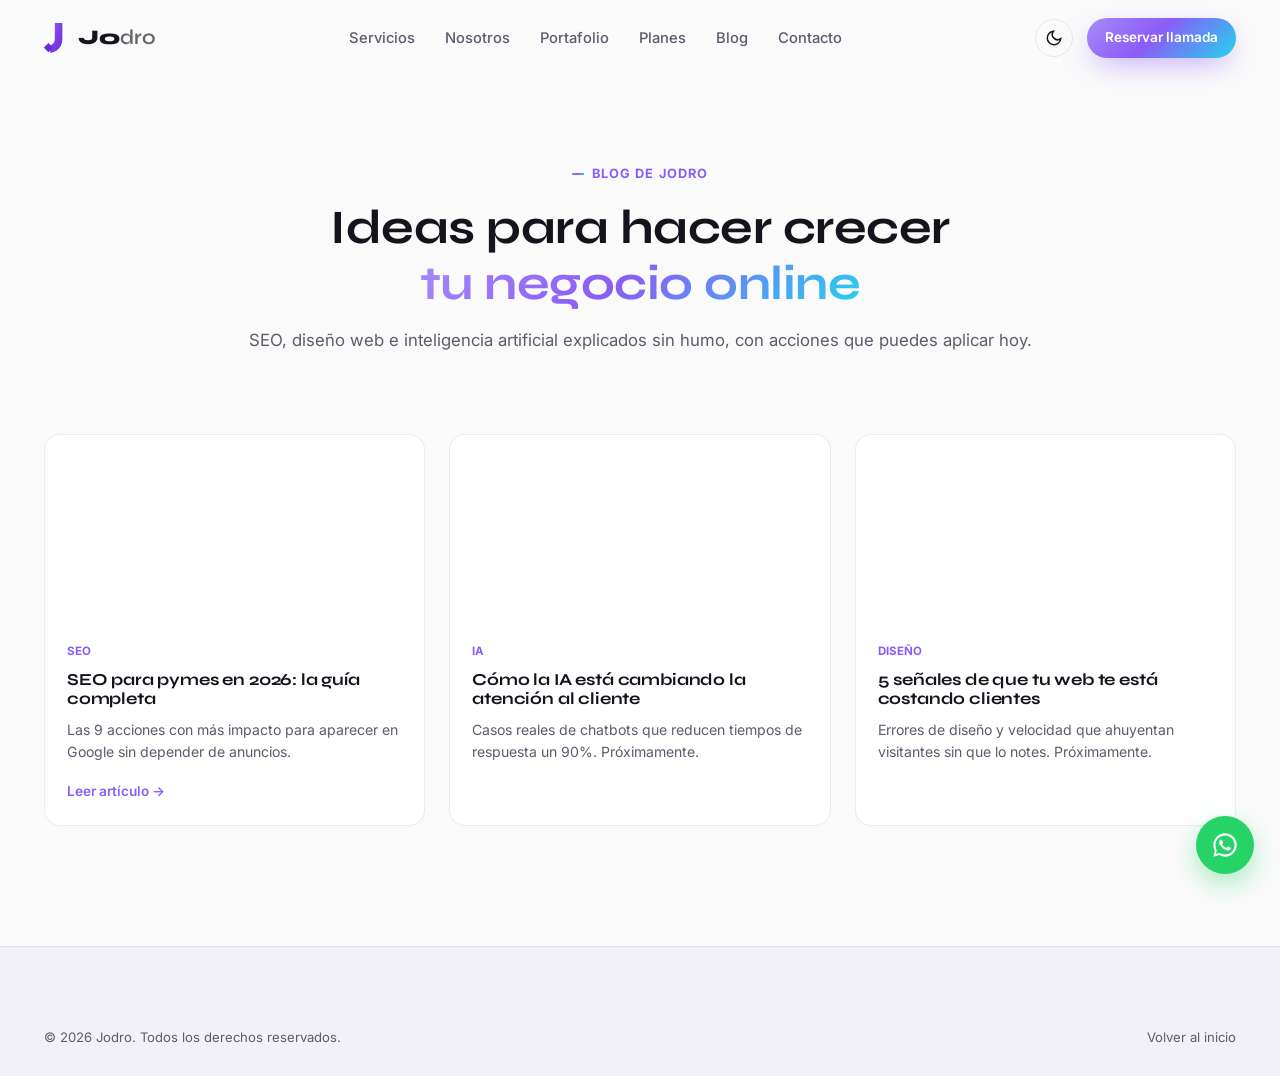
<file: blog/index.html>
<!DOCTYPE html>
<html lang="es" data-theme="dark">
<head>
  <meta charset="UTF-8" />
  <meta name="viewport" content="width=device-width, initial-scale=1.0" />
  <title>Blog | Jodro — Diseño Web, SEO e IA para Empresas</title>
  <meta name="description" content="Artículos sobre diseño web, SEO, inteligencia artificial y automatización para ayudarte a hacer crecer tu negocio online." />
  <link rel="canonical" href="https://www.jodro.es/blog/index.html" />
  <meta name="robots" content="index, follow" />
  <link rel="preconnect" href="https://fonts.googleapis.com" />
  <link rel="preconnect" href="https://fonts.gstatic.com" crossorigin />
  <link href="https://fonts.googleapis.com/css2?family=Inter:wght@300;400;500;600;700;800;900&family=Syne:wght@600;700;800&display=swap" rel="stylesheet" />
  <link rel="stylesheet" href="../css/styles.css" />
  <style>
    .blog-index__hero { padding: 160px 0 60px; text-align: center; }
    .blog-index__grid { display: grid; grid-template-columns: repeat(3, 1fr); gap: 24px; }
    @media (max-width: 1024px) { .blog-index__grid { grid-template-columns: 1fr; max-width: 500px; margin: 0 auto; } }
  </style>
</head>
<body>
  <a href="#main" class="skip-link">Saltar al contenido</a>

  <nav class="nav is-scrolled" id="nav">
    <div class="nav__container">
      <a href="../index.html" class="nav__logo" aria-label="Jodro — inicio">
        <svg class="nav__logo-mark" width="26" height="30" viewBox="0 0 48 56" fill="none" xmlns="http://www.w3.org/2000/svg">
          <defs>
            <linearGradient id="jGrad" x1="0" y1="0" x2="1" y2="1">
              <stop offset="0" stop-color="var(--accent-light)" />
              <stop offset="1" stop-color="var(--accent-2)" />
            </linearGradient>
          </defs>
          <path d="M20 0h14v30c0 14-9 24-22 26l-4-13c9-2 12-8 12-15V0z" fill="url(#jGrad)" />
          <rect x="2" y="40" width="12" height="12" fill="var(--accent-2)" transform="rotate(45 8 46)" />
        </svg>
        <span class="nav__logo-text">Jo<span class="nav__logo-dro">dro</span></span>
      </a>
      <ul class="nav__menu" id="navMenu">
        <li><a href="../index.html#servicios" class="nav__link">Servicios</a></li>
        <li><a href="../index.html#nosotros" class="nav__link">Nosotros</a></li>
        <li><a href="../index.html#portfolio" class="nav__link">Portafolio</a></li>
        <li><a href="../index.html#planes" class="nav__link">Planes</a></li>
        <li><a href="index.html" class="nav__link">Blog</a></li>
        <li><a href="../index.html#contacto" class="nav__link">Contacto</a></li>
      </ul>
      <div class="nav__actions">
        <button class="theme-toggle" id="themeToggle" aria-label="Cambiar tema claro/oscuro">
          <svg class="icon-sun" width="18" height="18" viewBox="0 0 24 24" fill="none" stroke="currentColor" stroke-width="2"><circle cx="12" cy="12" r="4"/><path d="M12 2v2M12 20v2M4.9 4.9l1.4 1.4M17.7 17.7l1.4 1.4M2 12h2M20 12h2M4.9 19.1l1.4-1.4M17.7 6.3l1.4-1.4"/></svg>
          <svg class="icon-moon" width="18" height="18" viewBox="0 0 24 24" fill="none" stroke="currentColor" stroke-width="2"><path d="M21 12.8A9 9 0 1111.2 3 7 7 0 0021 12.8z"/></svg>
        </button>
        <a href="../index.html#contacto" class="btn btn--primary btn--sm nav__cta">Reservar llamada</a>
        <button class="nav__burger" id="burger" aria-label="Abrir menú" aria-expanded="false"><span></span><span></span><span></span></button>
      </div>
    </div>
  </nav>

  <main id="main">
    <section class="blog-index__hero">
      <div class="container">
        <span class="section__tag" style="justify-content:center;display:inline-flex">Blog de Jodro</span>
        <h1 class="section__title" style="font-size:clamp(2rem,4.5vw,3rem)">Ideas para hacer crecer<br /><span class="gradient-text">tu negocio online</span></h1>
        <p class="section__desc">SEO, diseño web e inteligencia artificial explicados sin humo, con acciones que puedes aplicar hoy.</p>
      </div>
    </section>

    <section class="section" style="padding-top:20px">
      <div class="container">
        <div class="blog-index__grid">
          <a href="seo-para-pymes-2026.html" class="blog-card reveal is-visible">
            <div class="blog-card__img" style="background-image:url('https://images.unsplash.com/photo-1432888622747-4eb9a8efeb07?w=700&q=80&auto=format&fit=crop')"></div>
            <div class="blog-card__body">
              <span class="blog-card__tag">SEO</span>
              <h3>SEO para pymes en 2026: la guía completa</h3>
              <p>Las 9 acciones con más impacto para aparecer en Google sin depender de anuncios.</p>
              <span class="blog-card__read">Leer artículo →</span>
            </div>
          </a>
          <div class="blog-card reveal is-visible">
            <div class="blog-card__img" style="background-image:url('https://images.unsplash.com/photo-1531482615713-2afd69097998?w=700&q=80&auto=format&fit=crop')"></div>
            <div class="blog-card__body">
              <span class="blog-card__tag">IA</span>
              <h3>Cómo la IA está cambiando la atención al cliente</h3>
              <p>Casos reales de chatbots que reducen tiempos de respuesta un 90%. Próximamente.</p>
            </div>
          </div>
          <div class="blog-card reveal is-visible">
            <div class="blog-card__img" style="background-image:url('https://images.unsplash.com/photo-1460925895917-afdab827c52f?w=700&q=80&auto=format&fit=crop')"></div>
            <div class="blog-card__body">
              <span class="blog-card__tag">Diseño</span>
              <h3>5 señales de que tu web te está costando clientes</h3>
              <p>Errores de diseño y velocidad que ahuyentan visitantes sin que lo notes. Próximamente.</p>
            </div>
          </div>
        </div>
      </div>
    </section>
  </main>

  <footer class="footer">
    <div class="container">
      <div class="footer__bottom" style="border-top:none;padding-top:0">
        <p>© 2026 Jodro. Todos los derechos reservados.</p>
        <div class="footer__legal">
          <a href="../index.html">Volver al inicio</a>
        </div>
      </div>
    </div>
  </footer>

  <a href="https://wa.me/34600000000" target="_blank" rel="noopener" class="float-whatsapp" aria-label="Escríbenos por WhatsApp">
    <svg width="28" height="28" viewBox="0 0 24 24" fill="currentColor"><path d="M12.04 2c-5.5 0-10 4.5-10 10 0 1.77.46 3.45 1.27 4.9L2 22l5.25-1.38A9.94 9.94 0 0012.04 22c5.5 0 10-4.5 10-10s-4.5-10-10-10zm0 18.2c-1.6 0-3.13-.43-4.46-1.24l-.32-.19-3.13.82.84-3.05-.2-.32A8.18 8.18 0 013.84 12c0-4.53 3.68-8.2 8.2-8.2s8.2 3.67 8.2 8.2-3.67 8.2-8.2 8.2zm4.5-6.13c-.25-.12-1.45-.72-1.68-.8-.22-.08-.39-.12-.55.13-.16.25-.63.8-.78.96-.14.16-.28.18-.53.06-.25-.12-1.06-.39-2.02-1.25-.75-.67-1.25-1.5-1.4-1.75-.14-.25-.02-.38.11-.5.11-.11.25-.28.37-.42.12-.14.16-.25.25-.4.08-.16.04-.31-.02-.43-.06-.12-.55-1.33-.76-1.83-.2-.48-.4-.42-.55-.42h-.47c-.16 0-.43.06-.65.31-.22.25-.86.84-.86 2.05 0 1.2.88 2.37 1 2.53.12.16 1.73 2.64 4.2 3.7.59.25 1.05.4 1.4.51.59.19 1.13.16 1.55.1.47-.07 1.45-.59 1.66-1.17.2-.57.2-1.06.14-1.17-.06-.11-.22-.17-.47-.29z"/></svg>
  </a>

  <script src="../js/main.js"></script>
</body>
</html>
</file>
<file: css/styles.css>
/* ===================== RESET & BASE ===================== */
*, *::before, *::after { box-sizing: border-box; margin: 0; padding: 0; }
html { scroll-behavior: smooth; }
@media (prefers-reduced-motion: reduce) {
  html { scroll-behavior: auto; }
  *, *::before, *::after { animation-duration: 0.001ms !important; animation-iteration-count: 1 !important; transition-duration: 0.001ms !important; scroll-behavior: auto !important; }
}

:root {
  --bg: #0a0a0f;
  --bg-alt: #0e0e15;
  --surface: #14141d;
  --surface-2: #1a1a26;
  --border: rgba(255,255,255,0.08);
  --text: #f5f5f8;
  --text-muted: #9999ac;
  --accent: #8b5cf6;
  --accent-2: #6d28d9;
  --accent-light: #a78bfa;
  --accent-cyan: #22d3ee;
  --gradient: linear-gradient(135deg, #a78bfa 0%, #8b5cf6 45%, #22d3ee 100%);
  --shadow: 0 20px 60px -20px rgba(0,0,0,0.5);
  --radius: 16px;
  --radius-sm: 10px;
  --ff-body: 'Inter', system-ui, sans-serif;
  --ff-head: 'Syne', 'Inter', system-ui, sans-serif;
  color-scheme: dark;
}

html[data-theme="light"] {
  --bg: #fafafa;
  --bg-alt: #f2f1f7;
  --surface: #ffffff;
  --surface-2: #f5f4fa;
  --border: rgba(20,20,30,0.08);
  --text: #14141c;
  --text-muted: #5c5c6e;
  --accent: #7c3aed;
  --accent-2: #6d28d9;
  --accent-light: #8b5cf6;
  --shadow: 0 20px 60px -25px rgba(20,20,40,0.25);
  color-scheme: light;
}

body {
  font-family: var(--ff-body);
  background: var(--bg);
  color: var(--text);
  line-height: 1.6;
  -webkit-font-smoothing: antialiased;
  overflow-x: hidden;
  transition: background .3s ease, color .3s ease;
}

h1, h2, h3, h4 { font-family: var(--ff-head); line-height: 1.15; font-weight: 700; letter-spacing: -0.01em; }
a { color: inherit; text-decoration: none; }
ul { list-style: none; }
button { font: inherit; cursor: pointer; border: none; background: none; color: inherit; }
input, select, textarea { font: inherit; color: inherit; }
img { max-width: 100%; display: block; }

.skip-link {
  position: absolute; left: -999px; top: 0; z-index: 999;
  background: var(--accent); color: #fff; padding: 12px 20px; border-radius: 0 0 8px 0;
}
.skip-link:focus { left: 0; }

:focus-visible { outline: 2px solid var(--accent-light); outline-offset: 3px; }

.container { max-width: 1240px; margin: 0 auto; padding: 0 24px; }
.container--narrow { max-width: 860px; }
.section { padding: 120px 0; }
.section-sm { padding: 48px 0; }
@media (max-width: 768px) {
  .section { padding: 80px 0; }
}

.gradient-text {
  background: var(--gradient);
  -webkit-background-clip: text; background-clip: text; color: transparent;
}

.section__tag {
  display: inline-block; font-size: 0.8rem; font-weight: 700; letter-spacing: 0.08em; text-transform: uppercase;
  color: var(--accent-light); margin-bottom: 16px; position: relative; padding-left: 20px;
}
.section__tag::before { content: ''; position: absolute; left: 0; top: 50%; transform: translateY(-50%); width: 12px; height: 2px; background: var(--gradient); }
.section__header { text-align: center; max-width: 680px; margin: 0 auto 64px; }
.section__title { font-size: clamp(1.8rem, 4vw, 2.6rem); margin-bottom: 16px; }
.section__desc { color: var(--text-muted); font-size: 1.05rem; }

/* ===================== REVEAL ANIMATION ===================== */
.reveal { opacity: 0; transform: translateY(28px); transition: opacity .7s cubic-bezier(.2,.7,.3,1), transform .7s cubic-bezier(.2,.7,.3,1); }
.reveal.is-visible { opacity: 1; transform: translateY(0); }

/* ===================== BUTTONS ===================== */
.btn {
  display: inline-flex; align-items: center; justify-content: center; gap: 8px;
  padding: 14px 26px; border-radius: 100px; font-weight: 600; font-size: 0.95rem;
  transition: transform .25s ease, box-shadow .25s ease, background .25s ease, color .25s ease, border-color .25s ease;
  white-space: nowrap;
}
.btn svg { transition: transform .25s ease; }
.btn:hover svg { transform: translateX(3px); }
.btn--primary { background: var(--gradient); color: #fff; box-shadow: 0 10px 30px -8px rgba(139,92,246,0.6); }
.btn--primary:hover { transform: translateY(-2px); box-shadow: 0 16px 36px -8px rgba(139,92,246,0.75); }
.btn--ghost { background: transparent; color: var(--text); border: 1px solid var(--border); }
.btn--ghost:hover { border-color: var(--accent-light); transform: translateY(-2px); }
.btn--light { color: #fff; border-color: rgba(255,255,255,0.35); }
.btn--light:hover { border-color: #fff; }
.btn--sm { padding: 9px 18px; font-size: 0.85rem; }
.btn--lg { padding: 17px 32px; font-size: 1.02rem; }
.btn--full { width: 100%; }

/* ===================== COOKIE BAR ===================== */
.cookie-bar {
  position: fixed; left: 20px; right: 20px; bottom: 20px; z-index: 500;
  max-width: 620px; margin: 0 auto; background: var(--surface); border: 1px solid var(--border);
  border-radius: var(--radius); padding: 20px 24px; box-shadow: var(--shadow);
  display: flex; flex-wrap: wrap; gap: 16px; align-items: center; justify-content: space-between;
  transform: translateY(140%); transition: transform .5s cubic-bezier(.2,.8,.3,1);
}
.cookie-bar.is-visible { transform: translateY(0); }
.cookie-bar p { font-size: 0.85rem; color: var(--text-muted); flex: 1 1 280px; }
.cookie-bar p a { color: var(--accent-light); text-decoration: underline; }
.cookie-bar__actions { display: flex; gap: 10px; flex-shrink: 0; }

/* ===================== NAV ===================== */
.nav { position: fixed; top: 0; left: 0; right: 0; z-index: 400; padding: 18px 0; transition: background .3s ease, padding .3s ease, border-color .3s ease; border-bottom: 1px solid transparent; }
.nav.is-scrolled { background: color-mix(in srgb, var(--bg) 82%, transparent); backdrop-filter: blur(14px); padding: 12px 0; border-color: var(--border); }
.nav__container { max-width: 1240px; margin: 0 auto; padding: 0 24px; display: flex; align-items: center; justify-content: space-between; gap: 24px; }
.nav__logo { display: flex; align-items: center; gap: 8px; font-family: var(--ff-head); font-size: 1.3rem; font-weight: 800; }
.nav__logo-dro { font-weight: 600; opacity: 0.65; }
.nav__menu { display: flex; align-items: center; gap: 30px; }
.nav__link { font-size: 0.92rem; font-weight: 500; color: var(--text-muted); transition: color .2s ease; position: relative; }
.nav__link:hover { color: var(--text); }
.nav__link::after { content: ''; position: absolute; left: 0; bottom: -4px; width: 0; height: 2px; background: var(--gradient); transition: width .25s ease; }
.nav__link:hover::after { width: 100%; }
.nav__actions { display: flex; align-items: center; gap: 14px; }
.theme-toggle { width: 38px; height: 38px; border-radius: 50%; border: 1px solid var(--border); display: flex; align-items: center; justify-content: center; color: var(--text); transition: border-color .2s ease, transform .2s ease; }
.theme-toggle:hover { border-color: var(--accent-light); transform: rotate(15deg); }
.icon-moon { display: none; }
html[data-theme="light"] .icon-sun { display: none; }
html[data-theme="light"] .icon-moon { display: block; }
.nav__cta { display: inline-flex; }
.nav__burger { display: none; flex-direction: column; gap: 5px; width: 26px; }
.nav__burger span { display: block; height: 2px; width: 100%; background: var(--text); border-radius: 2px; transition: transform .3s ease, opacity .3s ease; }
.nav__burger.is-open span:nth-child(1) { transform: translateY(7px) rotate(45deg); }
.nav__burger.is-open span:nth-child(2) { opacity: 0; }
.nav__burger.is-open span:nth-child(3) { transform: translateY(-7px) rotate(-45deg); }

@media (max-width: 900px) {
  .nav__menu {
    position: fixed; top: 0; right: 0; height: 100vh; width: min(78vw, 340px);
    background: var(--surface); flex-direction: column; justify-content: center; align-items: flex-start;
    gap: 24px; padding: 40px; transform: translateX(100%); transition: transform .35s cubic-bezier(.2,.8,.3,1);
    box-shadow: var(--shadow); border-left: 1px solid var(--border);
  }
  .nav__menu.is-open { transform: translateX(0); }
  .nav__cta { display: none; }
  .nav__burger { display: flex; }
}

/* ===================== HERO ===================== */
.hero { position: relative; min-height: 100vh; display: flex; flex-direction: column; align-items: center; justify-content: center; padding: 140px 24px 80px; overflow: hidden; }
.hero__grid {
  position: absolute; inset: 0;
  background-image: linear-gradient(var(--border) 1px, transparent 1px), linear-gradient(90deg, var(--border) 1px, transparent 1px);
  background-size: 64px 64px; mask-image: radial-gradient(ellipse 70% 60% at 50% 20%, black 30%, transparent 80%);
  opacity: 0.5;
}
.hero__glow { position: absolute; border-radius: 50%; filter: blur(90px); opacity: 0.35; pointer-events: none; }
.hero__glow--1 { width: 480px; height: 480px; background: var(--accent); top: -160px; left: -120px; animation: float1 12s ease-in-out infinite; }
.hero__glow--2 { width: 420px; height: 420px; background: var(--accent-cyan); bottom: -160px; right: -120px; animation: float2 14s ease-in-out infinite; }
@keyframes float1 { 0%,100% { transform: translate(0,0); } 50% { transform: translate(40px, 30px); } }
@keyframes float2 { 0%,100% { transform: translate(0,0); } 50% { transform: translate(-30px, -40px); } }

.hero__content { position: relative; z-index: 2; text-align: center; max-width: 820px; }
.hero__badge { display: inline-flex; align-items: center; gap: 8px; padding: 8px 18px; border-radius: 100px; border: 1px solid var(--border); background: var(--surface); font-size: 0.82rem; font-weight: 600; color: var(--text-muted); margin-bottom: 28px; }
.badge__dot { width: 7px; height: 7px; border-radius: 50%; background: #34d399; box-shadow: 0 0 0 0 rgba(52,211,153,.6); animation: pulse 2s infinite; }
@keyframes pulse { 0% { box-shadow: 0 0 0 0 rgba(52,211,153,.6); } 70% { box-shadow: 0 0 0 8px rgba(52,211,153,0); } 100% { box-shadow: 0 0 0 0 rgba(52,211,153,0); } }
.hero__title { font-size: clamp(2.4rem, 6.5vw, 4.6rem); margin-bottom: 24px; }
.hero__subtitle { font-size: clamp(1.02rem, 2vw, 1.25rem); color: var(--text-muted); max-width: 640px; margin: 0 auto 40px; }
.hero__actions { display: flex; gap: 16px; justify-content: center; flex-wrap: wrap; margin-bottom: 64px; }
.hero__stats { display: flex; align-items: center; justify-content: center; gap: 32px; flex-wrap: wrap; }
.stat { display: flex; flex-direction: column; align-items: center; }
.stat__num { font-family: var(--ff-head); font-size: 2rem; font-weight: 800; background: var(--gradient); -webkit-background-clip: text; background-clip: text; color: transparent; }
.stat__label { font-size: 0.85rem; color: var(--text-muted); }
.stat__divider { width: 1px; height: 36px; background: var(--border); }
.hero__scroll { position: absolute; bottom: 32px; left: 50%; transform: translateX(-50%); }
.scroll-line { width: 1px; height: 46px; background: linear-gradient(var(--accent-light), transparent); animation: scrollLine 2s ease-in-out infinite; }
@keyframes scrollLine { 0% { transform: scaleY(0); transform-origin: top; } 50% { transform: scaleY(1); transform-origin: top; } 51% { transform-origin: bottom; } 100% { transform: scaleY(0); transform-origin: bottom; } }

/* ===================== TRUST BAR ===================== */
.trust__label { text-align: center; font-size: 0.85rem; color: var(--text-muted); margin-bottom: 24px; text-transform: uppercase; letter-spacing: 0.06em; }
.trust__logos { display: flex; flex-wrap: wrap; align-items: center; justify-content: center; gap: 40px; }
.trust__logo { font-family: var(--ff-head); font-weight: 700; font-size: 1.1rem; color: var(--text-muted); opacity: 0.6; transition: opacity .2s ease, color .2s ease; }
.trust__logo:hover { opacity: 1; color: var(--accent-light); }

/* ===================== ABOUT / NOSOTROS ===================== */
.about__grid { display: grid; grid-template-columns: 0.8fr 1.2fr; gap: 60px; align-items: center; }
.about__visual { display: flex; flex-direction: column; align-items: center; gap: 24px; }
.about__avatar { width: 180px; height: 180px; border-radius: 50%; background: var(--gradient); display: flex; align-items: center; justify-content: center; box-shadow: 0 25px 60px -20px rgba(139,92,246,0.5); }
.about__badge-card { background: var(--surface); border: 1px solid var(--border); border-radius: var(--radius-sm); padding: 16px 20px; display: flex; align-items: center; gap: 14px; font-size: 0.85rem; color: var(--text-muted); max-width: 260px; }
.about__badge-num { font-family: var(--ff-head); font-size: 1.7rem; font-weight: 800; background: var(--gradient); -webkit-background-clip: text; background-clip: text; color: transparent; flex-shrink: 0; }
.about__content p { color: var(--text-muted); margin-bottom: 16px; }
.about__values { display: flex; flex-direction: column; gap: 14px; margin: 24px 0 28px; }
.about__values li { color: var(--text-muted); font-size: 0.94rem; padding-left: 22px; position: relative; }
.about__values li::before { content: ''; position: absolute; left: 0; top: 8px; width: 8px; height: 8px; border-radius: 50%; background: var(--gradient); }
.about__values strong { color: var(--text); }
@media (max-width: 900px) { .about__grid { grid-template-columns: 1fr; gap: 40px; } }

/* ===================== SERVICES ===================== */
.services__grid { display: grid; grid-template-columns: repeat(4, 1fr); gap: 22px; }
.service-card { background: var(--surface); border: 1px solid var(--border); border-radius: var(--radius); padding: 32px 26px; transition: transform .3s ease, border-color .3s ease, box-shadow .3s ease; }
.service-card:hover { transform: translateY(-6px); border-color: var(--accent); box-shadow: var(--shadow); }
.service-card__icon { width: 52px; height: 52px; border-radius: 14px; display: flex; align-items: center; justify-content: center; background: var(--gradient); color: #fff; margin-bottom: 20px; }
.service-card h3 { font-size: 1.12rem; margin-bottom: 10px; }
.service-card p { color: var(--text-muted); font-size: 0.93rem; }
@media (max-width: 1024px) { .services__grid { grid-template-columns: repeat(2, 1fr); } }
@media (max-width: 560px) { .services__grid { grid-template-columns: 1fr; } }

/* ===================== WHY US ===================== */
.why__grid { display: grid; grid-template-columns: 0.9fr 1.1fr; gap: 60px; align-items: start; }
.why__content .section__desc { margin-bottom: 28px; }
.why__list { display: flex; flex-direction: column; gap: 26px; }
.why-item { display: flex; gap: 16px; align-items: flex-start; }
.why-item__icon { width: 38px; height: 38px; border-radius: 10px; background: var(--surface); border: 1px solid var(--border); color: var(--accent-light); display: flex; align-items: center; justify-content: center; flex-shrink: 0; }
.why-item h3 { font-size: 1.02rem; margin-bottom: 4px; }
.why-item p { color: var(--text-muted); font-size: 0.92rem; }
@media (max-width: 900px) { .why__grid { grid-template-columns: 1fr; gap: 40px; } }

/* ===================== PROCESS ===================== */
.process__timeline { display: grid; grid-template-columns: repeat(5, 1fr); gap: 20px; position: relative; }
.process__timeline::before { content: ''; position: absolute; top: 24px; left: 8%; right: 8%; height: 1px; background: var(--border); z-index: 0; }
.process-step { position: relative; z-index: 1; background: var(--bg); padding-top: 4px; }
.process-step__num { font-family: var(--ff-head); font-size: 1.3rem; font-weight: 800; color: var(--bg); background: var(--gradient); width: 48px; height: 48px; border-radius: 50%; display: flex; align-items: center; justify-content: center; margin-bottom: 18px; }
.process-step h3 { font-size: 1.02rem; margin-bottom: 8px; }
.process-step p { color: var(--text-muted); font-size: 0.88rem; }
@media (max-width: 1024px) { .process__timeline { grid-template-columns: repeat(2, 1fr); } .process__timeline::before { display: none; } }
@media (max-width: 560px) { .process__timeline { grid-template-columns: 1fr; } }

/* ===================== PORTFOLIO ===================== */
.portfolio__filters { display: flex; gap: 10px; justify-content: center; flex-wrap: wrap; margin-bottom: 44px; }
.filter-btn { padding: 9px 20px; border-radius: 100px; border: 1px solid var(--border); font-size: 0.86rem; font-weight: 600; color: var(--text-muted); transition: all .2s ease; }
.filter-btn:hover { border-color: var(--accent-light); color: var(--text); }
.filter-btn.is-active { background: var(--gradient); color: #fff; border-color: transparent; }
.portfolio__grid { display: grid; grid-template-columns: repeat(3, 1fr); gap: 24px; }
.portfolio-card { display: block; border-radius: var(--radius); overflow: hidden; border: 1px solid var(--border); background: var(--surface); transition: transform .35s ease, box-shadow .35s ease, border-color .35s ease; cursor: pointer; }
.portfolio-card.is-hidden { display: none; }
.portfolio-card:hover { transform: translateY(-6px); box-shadow: var(--shadow); border-color: var(--accent); }
.portfolio-card__img { height: 220px; background-size: cover; background-position: center; transition: transform .5s ease; }
.portfolio-card:hover .portfolio-card__img { transform: scale(1.06); }
.portfolio-card__body { padding: 22px 22px 26px; }
.portfolio-card__tag { display: inline-block; font-size: 0.72rem; font-weight: 700; text-transform: uppercase; letter-spacing: 0.05em; color: var(--accent-light); margin-bottom: 8px; }
.portfolio-card h3 { font-size: 1.08rem; margin-bottom: 8px; }
.portfolio-card__metric { color: var(--text-muted); font-size: 0.88rem; margin-bottom: 14px; }
.portfolio-card__link { display: inline-flex; align-items: center; gap: 6px; font-size: 0.85rem; font-weight: 600; color: var(--accent-light); opacity: 0; transform: translateX(-6px); transition: opacity .3s ease, transform .3s ease; }
.portfolio-card:hover .portfolio-card__link { opacity: 1; transform: translateX(0); }
.portfolio__cta { text-align: center; margin-top: 48px; }
@media (max-width: 1024px) { .portfolio__grid { grid-template-columns: repeat(2, 1fr); } }
@media (max-width: 640px) { .portfolio__grid { grid-template-columns: 1fr; } }

/* ===================== BEFORE / AFTER ===================== */
.ba-slider { position: relative; max-width: 820px; margin: 0 auto; aspect-ratio: 16/10; border-radius: var(--radius); overflow: hidden; border: 1px solid var(--border); box-shadow: var(--shadow); user-select: none; }
.ba-slider__after, .ba-slider__before { position: absolute; inset: 0; }
.ba-slider__before { clip-path: inset(0 50% 0 0); }
.mock-browser { width: 100%; height: 100%; display: flex; flex-direction: column; }
.mock-browser__bar { height: 34px; background: #dcdce2; display: flex; align-items: center; gap: 6px; padding: 0 14px; flex-shrink: 0; }
.mock-browser__bar span { width: 9px; height: 9px; border-radius: 50%; background: #b6b6c0; }
.mock-browser__content { flex: 1; position: relative; overflow: hidden; }
.mock-browser__content--after { background: linear-gradient(160deg, #14141d, #1d1530 60%, #0e0e15); display: flex; align-items: center; justify-content: center; }
.mock-hero-after { text-align: center; width: 70%; }
.mock-badge { width: 120px; height: 22px; border-radius: 100px; background: rgba(139,92,246,0.25); margin: 0 auto 18px; }
.mock-title-after { height: 26px; border-radius: 6px; background: var(--gradient); margin-bottom: 12px; }
.mock-title-after--sm { width: 60%; margin: 0 auto 22px; opacity: 0.5; }
.mock-cta-after { width: 160px; height: 40px; border-radius: 100px; background: var(--gradient); margin: 0 auto; box-shadow: 0 10px 24px -6px rgba(139,92,246,.7); }
.mock-browser__content--before { background: #ece9e2; padding: 30px 26px; font-family: 'Times New Roman', serif; }
.mock-title-before { height: 22px; width: 80%; background: #8a8578; margin-bottom: 18px; }
.mock-line { height: 10px; width: 100%; background: #cfcabf; margin-bottom: 10px; }
.mock-line--short { width: 60%; }
.mock-popup { position: absolute; bottom: 18px; right: 18px; background: #d64545; color: #fff; font-weight: 800; padding: 10px 16px; border-radius: 4px; font-family: Arial, sans-serif; font-size: 0.85rem; box-shadow: 0 6px 14px rgba(0,0,0,.3); }
.ba-slider__range { position: absolute; inset: 0; width: 100%; height: 100%; opacity: 0; cursor: ew-resize; margin: 0; }
.ba-slider__handle { position: absolute; top: 50%; left: 50%; width: 42px; height: 42px; border-radius: 50%; background: #fff; color: #111; display: flex; align-items: center; justify-content: center; transform: translate(-50%,-50%); box-shadow: 0 6px 20px rgba(0,0,0,.35); pointer-events: none; }
.ba-slider__label { position: absolute; top: 16px; font-size: 0.72rem; font-weight: 700; text-transform: uppercase; letter-spacing: 0.06em; padding: 5px 12px; border-radius: 100px; pointer-events: none; }
.ba-slider__label--before { left: 16px; background: rgba(0,0,0,0.55); color: #fff; }
.ba-slider__label--after { right: 16px; background: rgba(255,255,255,0.9); color: #111; }

/* ===================== STATS BAND ===================== */
.stats-band { background: var(--surface); border-top: 1px solid var(--border); border-bottom: 1px solid var(--border); }
.stats-band__grid { display: grid; grid-template-columns: repeat(4, 1fr); gap: 20px; text-align: center; }
.stats-item { display: flex; flex-direction: column; gap: 6px; }
.stats-item__num { font-family: var(--ff-head); font-size: 2.4rem; font-weight: 800; background: var(--gradient); -webkit-background-clip: text; background-clip: text; color: transparent; }
.stats-item__label { color: var(--text-muted); font-size: 0.9rem; }
@media (max-width: 700px) { .stats-band__grid { grid-template-columns: repeat(2, 1fr); gap: 32px; } }

/* ===================== PRICING ===================== */
.pricing__grid { display: grid; grid-template-columns: repeat(3, 1fr); gap: 24px; align-items: stretch; }
.price-card { background: var(--surface); border: 1px solid var(--border); border-radius: var(--radius); padding: 36px 30px; display: flex; flex-direction: column; position: relative; transition: transform .3s ease; }
.price-card:hover { transform: translateY(-6px); }
.price-card--featured { border-color: var(--accent); background: linear-gradient(160deg, var(--surface-2), var(--surface)); box-shadow: 0 25px 60px -20px rgba(139,92,246,0.4); }
.price-card__badge { position: absolute; top: -14px; left: 50%; transform: translateX(-50%); background: var(--gradient); color: #fff; font-size: 0.72rem; font-weight: 700; padding: 6px 16px; border-radius: 100px; text-transform: uppercase; letter-spacing: 0.05em; }
.price-card h3 { font-size: 1.3rem; margin-bottom: 10px; }
.price-card__desc { color: var(--text-muted); font-size: 0.9rem; margin-bottom: 20px; min-height: 44px; }
.price-card__price { font-size: 1.1rem; color: var(--text-muted); margin-bottom: 24px; }
.price-card__price strong { font-family: var(--ff-head); font-size: 1.9rem; color: var(--text); display: block; }
.price-card__features { display: flex; flex-direction: column; gap: 12px; margin-bottom: 28px; flex: 1; }
.price-card__features li { position: relative; padding-left: 26px; font-size: 0.9rem; color: var(--text-muted); }
.price-card__features li::before { content: '✓'; position: absolute; left: 0; color: var(--accent-light); font-weight: 800; }
@media (max-width: 1024px) { .pricing__grid { grid-template-columns: 1fr; max-width: 460px; margin: 0 auto; } }

/* ===================== FAQ ===================== */
.faq-item { border-bottom: 1px solid var(--border); }
.faq-item__q { width: 100%; display: flex; align-items: center; justify-content: space-between; gap: 16px; padding: 22px 4px; text-align: left; font-family: var(--ff-head); font-weight: 700; font-size: 1.02rem; }
.faq-item__q svg { flex-shrink: 0; transition: transform .3s ease; color: var(--accent-light); }
.faq-item__q[aria-expanded="true"] svg { transform: rotate(180deg); }
.faq-item__a { max-height: 0; overflow: hidden; transition: max-height .35s ease; }
.faq-item__a p { padding: 0 4px 22px; color: var(--text-muted); font-size: 0.94rem; }

/* ===================== BLOG ===================== */
.blog-card { border-radius: var(--radius); overflow: hidden; border: 1px solid var(--border); background: var(--surface); transition: transform .3s ease, box-shadow .3s ease; }
.blog-card:hover { transform: translateY(-6px); box-shadow: var(--shadow); }
.blog-card__img { height: 180px; background-size: cover; background-position: center; }
.blog-card__body { padding: 22px; }
.blog-card__tag { display: inline-block; font-size: 0.72rem; font-weight: 700; text-transform: uppercase; color: var(--accent-light); margin-bottom: 10px; }
.blog-card h3 { font-size: 1.05rem; margin-bottom: 10px; }
.blog-card p { color: var(--text-muted); font-size: 0.88rem; margin-bottom: 14px; }
.blog-card__read { font-size: 0.85rem; font-weight: 600; color: var(--accent-light); }

/* ===================== ARTICLE EMBED ===================== */
.article-embed { background: var(--surface); border: 1px solid var(--border); border-radius: var(--radius); padding: 40px; }
.article-embed__img { width: 100%; height: 280px; object-fit: cover; border-radius: var(--radius-sm); margin-bottom: 24px; }
.article-embed h3 { font-size: clamp(1.4rem, 3vw, 1.9rem); margin: 6px 0 20px; }
.article-embed h4 { font-size: 1.15rem; margin: 32px 0 12px; }
.article-embed p { color: var(--text-muted); margin-bottom: 16px; font-size: 1rem; }
.article-embed ul { color: var(--text-muted); margin: 0 0 16px 22px; }
.article-embed li { margin-bottom: 6px; }
.article-embed table { width: 100%; border-collapse: collapse; margin: 12px 0 24px; }
.article-embed th, .article-embed td { border: 1px solid var(--border); padding: 10px 14px; text-align: left; font-size: 0.9rem; }
.article-embed th { color: var(--text); font-family: var(--ff-head); }
.article-embed__cta { background: var(--surface-2); border: 1px solid var(--border); border-radius: var(--radius-sm); padding: 28px; text-align: center; margin-top: 32px; }
.article-embed__cta h4 { margin-top: 0; }
.article-embed__cta p { margin-bottom: 20px; }
@media (max-width: 640px) { .article-embed { padding: 26px; } }

/* ===================== CTA FINAL ===================== */
.cta-final { position: relative; padding: 110px 0; text-align: center; background: linear-gradient(160deg, var(--accent-2), #4c1d95 60%, #0a0a0f); overflow: hidden; color: #fff; }
.cta-final__glow { position: absolute; width: 600px; height: 600px; background: var(--accent-cyan); opacity: 0.25; filter: blur(140px); border-radius: 50%; top: -200px; left: 50%; transform: translateX(-50%); }
.cta-final__content { position: relative; z-index: 1; }
.cta-final h2 { font-size: clamp(1.8rem, 4vw, 2.6rem); margin-bottom: 16px; }
.cta-final p { color: rgba(255,255,255,0.75); margin-bottom: 36px; font-size: 1.05rem; }
.cta-final__actions { display: flex; gap: 16px; justify-content: center; flex-wrap: wrap; }
.cta-final .btn--primary { background: #fff; color: var(--accent-2); box-shadow: 0 10px 30px -8px rgba(0,0,0,0.4); }

/* ===================== CONTACT ===================== */
.contact__grid { display: grid; grid-template-columns: 0.9fr 1.1fr; gap: 60px; }
.contact__badges { display: flex; flex-wrap: wrap; gap: 10px; margin: 28px 0; }
.contact__badge { display: flex; align-items: center; gap: 6px; font-size: 0.8rem; font-weight: 600; color: var(--text-muted); background: var(--surface); border: 1px solid var(--border); padding: 8px 14px; border-radius: 100px; }
.contact__badge svg { color: #34d399; }
.contact__list { display: flex; flex-direction: column; gap: 16px; }
.contact__list li { display: flex; align-items: center; gap: 12px; color: var(--text-muted); font-size: 0.94rem; }
.contact__list svg { color: var(--accent-light); flex-shrink: 0; }
.contact__list a:hover { color: var(--text); }

.contact__form { background: var(--surface); border: 1px solid var(--border); border-radius: var(--radius); padding: 36px; position: relative; }
.form-row { display: grid; grid-template-columns: 1fr 1fr; gap: 16px; }
.form-group { margin-bottom: 18px; position: relative; }
.form-group label { display: block; font-size: 0.85rem; font-weight: 600; margin-bottom: 8px; }
.form-group input, .form-group select, .form-group textarea {
  width: 100%; padding: 13px 16px; border-radius: var(--radius-sm); border: 1px solid var(--border);
  background: var(--bg); color: var(--text); transition: border-color .2s ease, box-shadow .2s ease;
}
.form-group input:focus, .form-group select:focus, .form-group textarea:focus { border-color: var(--accent); box-shadow: 0 0 0 3px rgba(139,92,246,0.2); }
.form-group textarea { resize: vertical; }
.form-error { display: none; color: #f87171; font-size: 0.78rem; margin-top: 6px; }
.form-group.has-error input, .form-group.has-error select, .form-group.has-error textarea { border-color: #f87171; }
.form-group.has-error .form-error { display: block; }
.contact__privacy { font-size: 0.78rem; color: var(--text-muted); text-align: center; margin-top: 14px; }
.contact__privacy a { text-decoration: underline; }
.form-success { display: none; position: absolute; inset: 0; background: var(--surface); border-radius: var(--radius); flex-direction: column; align-items: center; justify-content: center; text-align: center; gap: 8px; padding: 30px; }
.form-success svg { color: #34d399; margin-bottom: 8px; }
.form-success.is-visible { display: flex; }
@media (max-width: 900px) { .contact__grid { grid-template-columns: 1fr; gap: 40px; } .form-row { grid-template-columns: 1fr; } }

/* ===================== FOOTER ===================== */
.footer { background: var(--bg-alt); border-top: 1px solid var(--border); padding: 80px 0 28px; }
.footer__top { display: grid; grid-template-columns: 1.6fr 1fr 1fr 1.2fr; gap: 40px; margin-bottom: 56px; }
.footer__brand p { color: var(--text-muted); font-size: 0.9rem; margin: 16px 0 20px; max-width: 300px; }
.footer__social { display: flex; gap: 10px; }
.footer__social a { width: 36px; height: 36px; border-radius: 50%; border: 1px solid var(--border); display: flex; align-items: center; justify-content: center; color: var(--text-muted); transition: all .2s ease; }
.footer__social a:hover { color: #fff; background: var(--gradient); border-color: transparent; }
.footer__col h4 { font-size: 0.9rem; margin-bottom: 18px; }
.footer__col ul { display: flex; flex-direction: column; gap: 12px; }
.footer__col a { color: var(--text-muted); font-size: 0.88rem; transition: color .2s ease; }
.footer__col a:hover { color: var(--accent-light); }
.footer__newsletter { display: flex; gap: 8px; margin-top: 14px; }
.footer__newsletter input { flex: 1; padding: 11px 14px; border-radius: var(--radius-sm); border: 1px solid var(--border); background: var(--bg); color: var(--text); }
.footer__newsletter button { width: 42px; border-radius: var(--radius-sm); background: var(--gradient); color: #fff; display: flex; align-items: center; justify-content: center; flex-shrink: 0; }
.footer__col--newsletter p { color: var(--text-muted); font-size: 0.85rem; }
.footer__bottom { display: flex; justify-content: space-between; align-items: center; flex-wrap: wrap; gap: 14px; padding-top: 28px; border-top: 1px solid var(--border); color: var(--text-muted); font-size: 0.82rem; }
.footer__legal { display: flex; gap: 22px; }
.footer__legal a:hover { color: var(--accent-light); }
@media (max-width: 900px) { .footer__top { grid-template-columns: 1fr 1fr; } }
@media (max-width: 560px) { .footer__top { grid-template-columns: 1fr; } }

/* ===================== FLOATING ACTIONS ===================== */
.float-whatsapp {
  position: fixed; bottom: 26px; right: 26px; z-index: 300; width: 58px; height: 58px; border-radius: 50%;
  background: #25D366; color: #fff; display: flex; align-items: center; justify-content: center;
  box-shadow: 0 10px 30px -6px rgba(37,211,102,0.6); transition: transform .25s ease;
}
.float-whatsapp:hover { transform: scale(1.08); }
.float-top {
  position: fixed; bottom: 26px; right: 96px; z-index: 300; width: 46px; height: 46px; border-radius: 50%;
  background: var(--surface); border: 1px solid var(--border); color: var(--text);
  display: flex; align-items: center; justify-content: center; opacity: 0; visibility: hidden;
  transform: translateY(10px); transition: all .3s ease;
}
.float-top.is-visible { opacity: 1; visibility: visible; transform: translateY(0); }
.float-top:hover { border-color: var(--accent-light); }
@media (max-width: 560px) {
  .float-whatsapp { width: 50px; height: 50px; bottom: 18px; right: 18px; }
  .float-top { width: 40px; height: 40px; bottom: 18px; right: 78px; }
}

/* ===================== MODAL ===================== */
.modal { position: fixed; inset: 0; z-index: 900; display: none; align-items: center; justify-content: center; padding: 20px; }
.modal.is-open { display: flex; }
.modal__overlay { position: absolute; inset: 0; background: rgba(5,5,10,0.7); backdrop-filter: blur(4px); }
.modal__panel {
  position: relative; z-index: 1; background: var(--surface); border: 1px solid var(--border); border-radius: var(--radius);
  padding: 40px; width: 100%; max-width: 440px; box-shadow: var(--shadow);
  animation: modalIn .3s cubic-bezier(.2,.8,.3,1);
}
@keyframes modalIn { from { opacity: 0; transform: translateY(20px) scale(.97); } to { opacity: 1; transform: translateY(0) scale(1); } }
.modal__close { position: absolute; top: 18px; right: 18px; color: var(--text-muted); }
.modal__close:hover { color: var(--text); }
.modal__panel h3 { font-size: 1.3rem; margin-bottom: 8px; }
.modal__panel > p { color: var(--text-muted); font-size: 0.9rem; margin-bottom: 24px; }
.modal .form-success { position: static; padding: 20px 0 0; }

/* ===================== MISC ===================== */
::selection { background: var(--accent); color: #fff; }
</file>
